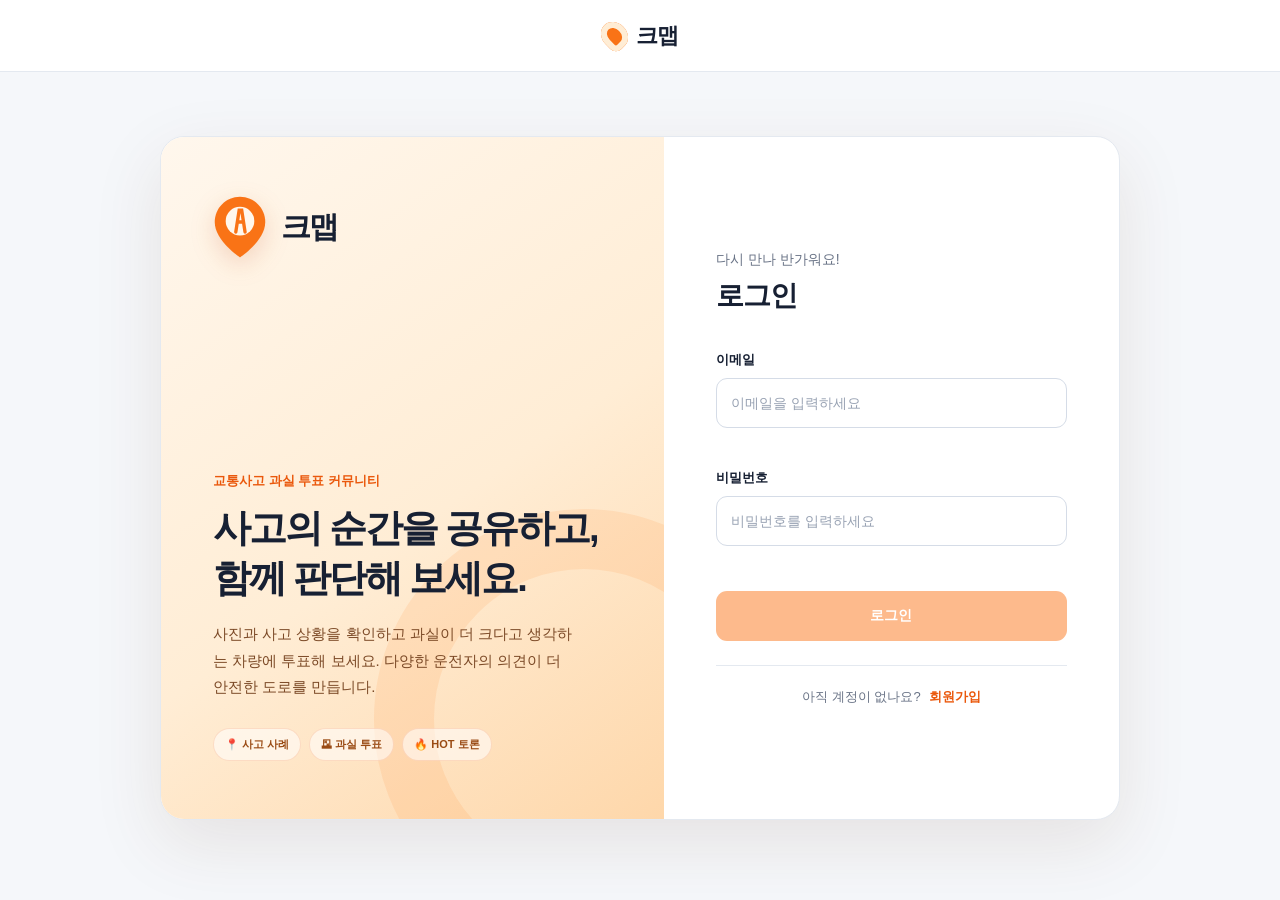
<file: index.html>
<!DOCTYPE html>
<html lang="ko">
<head>
  <meta charset="UTF-8" />
  <meta name="viewport" content="width=device-width, initial-scale=1.0" />
  <title>크맵 - 로그인</title>
  <link rel="stylesheet" href="./css/common.css" />
  <link rel="stylesheet" href="./css/login.css" />
</head>
<body>
  <header class="header">
    <h1 class="header__title">크맵</h1>
  </header>

  <main class="login-page">
    <div class="login-shell">
      <section class="login-brand">
        <div class="brand-logo">
          <svg class="brand-logo__mark" viewBox="0 0 64 76" aria-hidden="true">
            <path fill="#f97316" d="M32 2C15.4 2 2 15.4 2 32c0 22.5 30 42 30 42s30-19.5 30-42C62 15.4 48.6 2 32 2Z"/>
            <circle cx="32" cy="31" r="17" fill="#fff7ed"/>
            <path d="M27 44 31 18h3l4 26M30 32h6" fill="none" stroke="#f97316" stroke-width="4" stroke-linecap="round"/>
          </svg>
          <strong class="brand-logo__name">크맵</strong>
        </div>
        <div class="login-brand__copy">
          <p class="login-brand__eyebrow">교통사고 과실 투표 커뮤니티</p>
          <h2>사고의 순간을 공유하고,<br />함께 판단해 보세요.</h2>
          <p class="login-brand__description">사진과 사고 상황을 확인하고 과실이 더 크다고 생각하는 차량에 투표해 보세요. 다양한 운전자의 의견이 더 안전한 도로를 만듭니다.</p>
          <div class="login-brand__features"><span>📍 사고 사례</span><span>🗳 과실 투표</span><span>🔥 HOT 토론</span></div>
        </div>
      </section>
      <section class="login">
      <p class="login__welcome">다시 만나 반가워요!</p>
      <h2 class="login__title">로그인</h2>

      <form class="login-form" id="loginForm" novalidate>
        <div class="form-group">
          <label for="email" class="form-label">이메일</label>
          <input
            type="email"
            id="email"
            class="form-input"
            placeholder="이메일을 입력하세요"
            autocomplete="email"
          />
          <p class="helper-text" id="emailHelper"></p>
        </div>

        <div class="form-group">
          <label for="password" class="form-label">비밀번호</label>
          <input
            type="password"
            id="password"
            class="form-input"
            placeholder="비밀번호를 입력하세요"
            autocomplete="current-password"
          />
          <p class="helper-text" id="passwordHelper"></p>
        </div>

        <button type="submit" class="login-button" id="loginButton" disabled>
          로그인
        </button>
      </form>

      <div class="signup-area"><span>아직 계정이 없나요?</span><button type="button" class="signup-button" id="signupButton">회원가입</button></div>
    </section>
    </div>
  </main>
<script type = "module"src="./js/login.js"></script>
</body>
</html>
</file>
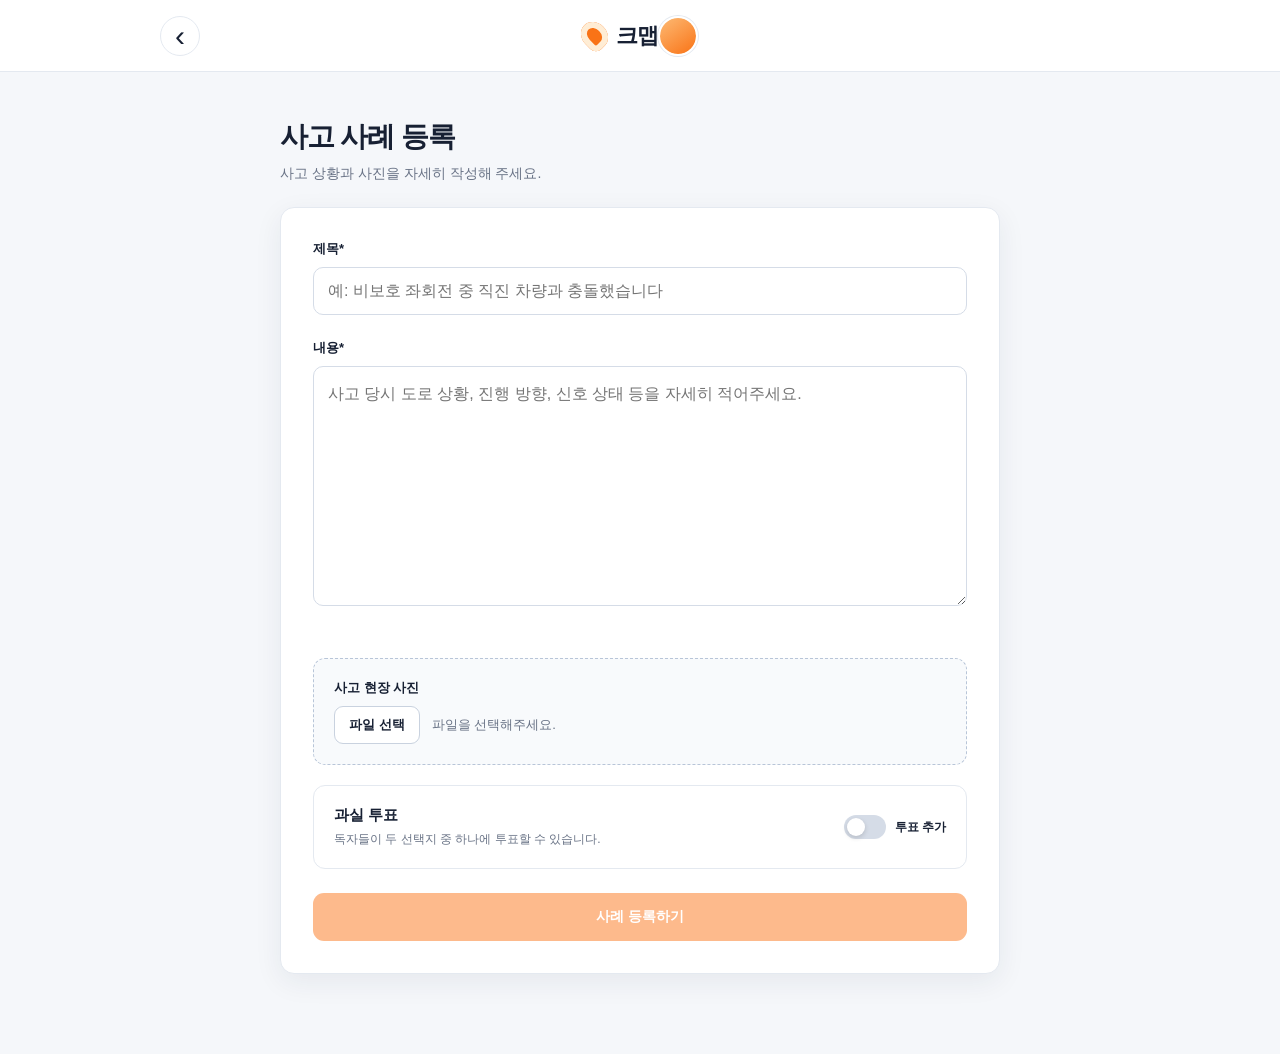
<file: pages/board-create.html>
<!DOCTYPE html>
<html lang="ko">
<head>
  <meta charset="UTF-8" />
  <meta name="viewport" content="width=device-width, initial-scale=1.0" />
  <title>크맵 - 사고 사례 등록</title>

  <link rel="stylesheet" href="../css/common.css" />
  <link rel="stylesheet" href="../css/board-create.css" />
</head>
<body>
  <header class="header">
    <button type="button" class="header__back-button" id="backButton" aria-label="뒤로가기">
      ‹
    </button>

    <h1 class="header__title">크맵</h1>

    <button type="button" class="header__profile-button" id="profileButton" aria-label="프로필 메뉴">
      <span class="header__profile-image"></span>
    </button>
  </header>

  <main class="board-create-page">
    <section class="board-create">
      <h2 class="board-create__title">사고 사례 등록</h2>

      <form class="board-create-form" id="boardCreateForm" novalidate>
        <div class="form-group">
          <label for="title" class="form-label">제목*</label>
          <input
            type="text"
            id="title"
            class="title-input"
            placeholder="예: 비보호 좌회전 중 직진 차량과 충돌했습니다"
            maxlength="26"
          />
        </div>

        <div class="form-group">
          <label for="content" class="form-label">내용*</label>
          <textarea
            id="content"
            class="content-textarea"
            placeholder="사고 당시 도로 상황, 진행 방향, 신호 상태 등을 자세히 적어주세요."
          ></textarea>
          <p class="helper-text" id="formHelper"></p>
        </div>

        <div class="image-upload-group">
          <label for="imageInput" class="form-label">사고 현장 사진</label>

          <div class="image-upload-row">
            <label for="imageInput" class="file-select-button">파일 선택</label>
            <span class="file-name" id="fileName">파일을 선택해주세요.</span>
          </div>

          <input
            type="file"
            id="imageInput"
            class="image-input"
            accept="image/*"
          />
        </div>

        <section class="vote-create-section" aria-labelledby="voteCreateTitle">
          <div class="vote-create-header">
            <div>
              <h3 id="voteCreateTitle">과실 투표</h3>
              <p>독자들이 두 선택지 중 하나에 투표할 수 있습니다.</p>
            </div>
            <label class="vote-toggle">
              <input type="checkbox" id="voteEnabled" />
              <span class="vote-toggle__track" aria-hidden="true"></span>
              <span class="vote-toggle__label">투표 추가</span>
            </label>
          </div>

          <div class="vote-create-fields" id="voteFields" hidden>
            <div class="form-group">
              <label for="voteQuestion" class="form-label">투표 질문*</label>
              <input
                type="text"
                id="voteQuestion"
                class="vote-input"
                placeholder="예: 어느 차량의 과실이 더 크다고 생각하나요?"
                maxlength="80"
                disabled
              />
            </div>
            <div class="vote-option-fields">
              <div class="form-group">
                <label for="voteOptionA" class="form-label"><span class="vote-option-key">A</span> 선택지*</label>
                <input type="text" id="voteOptionA" class="vote-input" placeholder="예: 비보호 좌회전 차량" maxlength="40" disabled />
              </div>
              <div class="form-group">
                <label for="voteOptionB" class="form-label"><span class="vote-option-key">B</span> 선택지*</label>
                <input type="text" id="voteOptionB" class="vote-input" placeholder="예: 맞은편 직진 차량" maxlength="40" disabled />
              </div>
            </div>
            <p class="helper-text" id="voteHelper"></p>
          </div>
        </section>

        <button type="submit" class="submit-button" id="submitButton" disabled>
          사례 등록하기
        </button>
      </form>
    </section>
  </main>

  <script type="module" src="../js/board-create.js"></script>
</body>
</html>
</file>
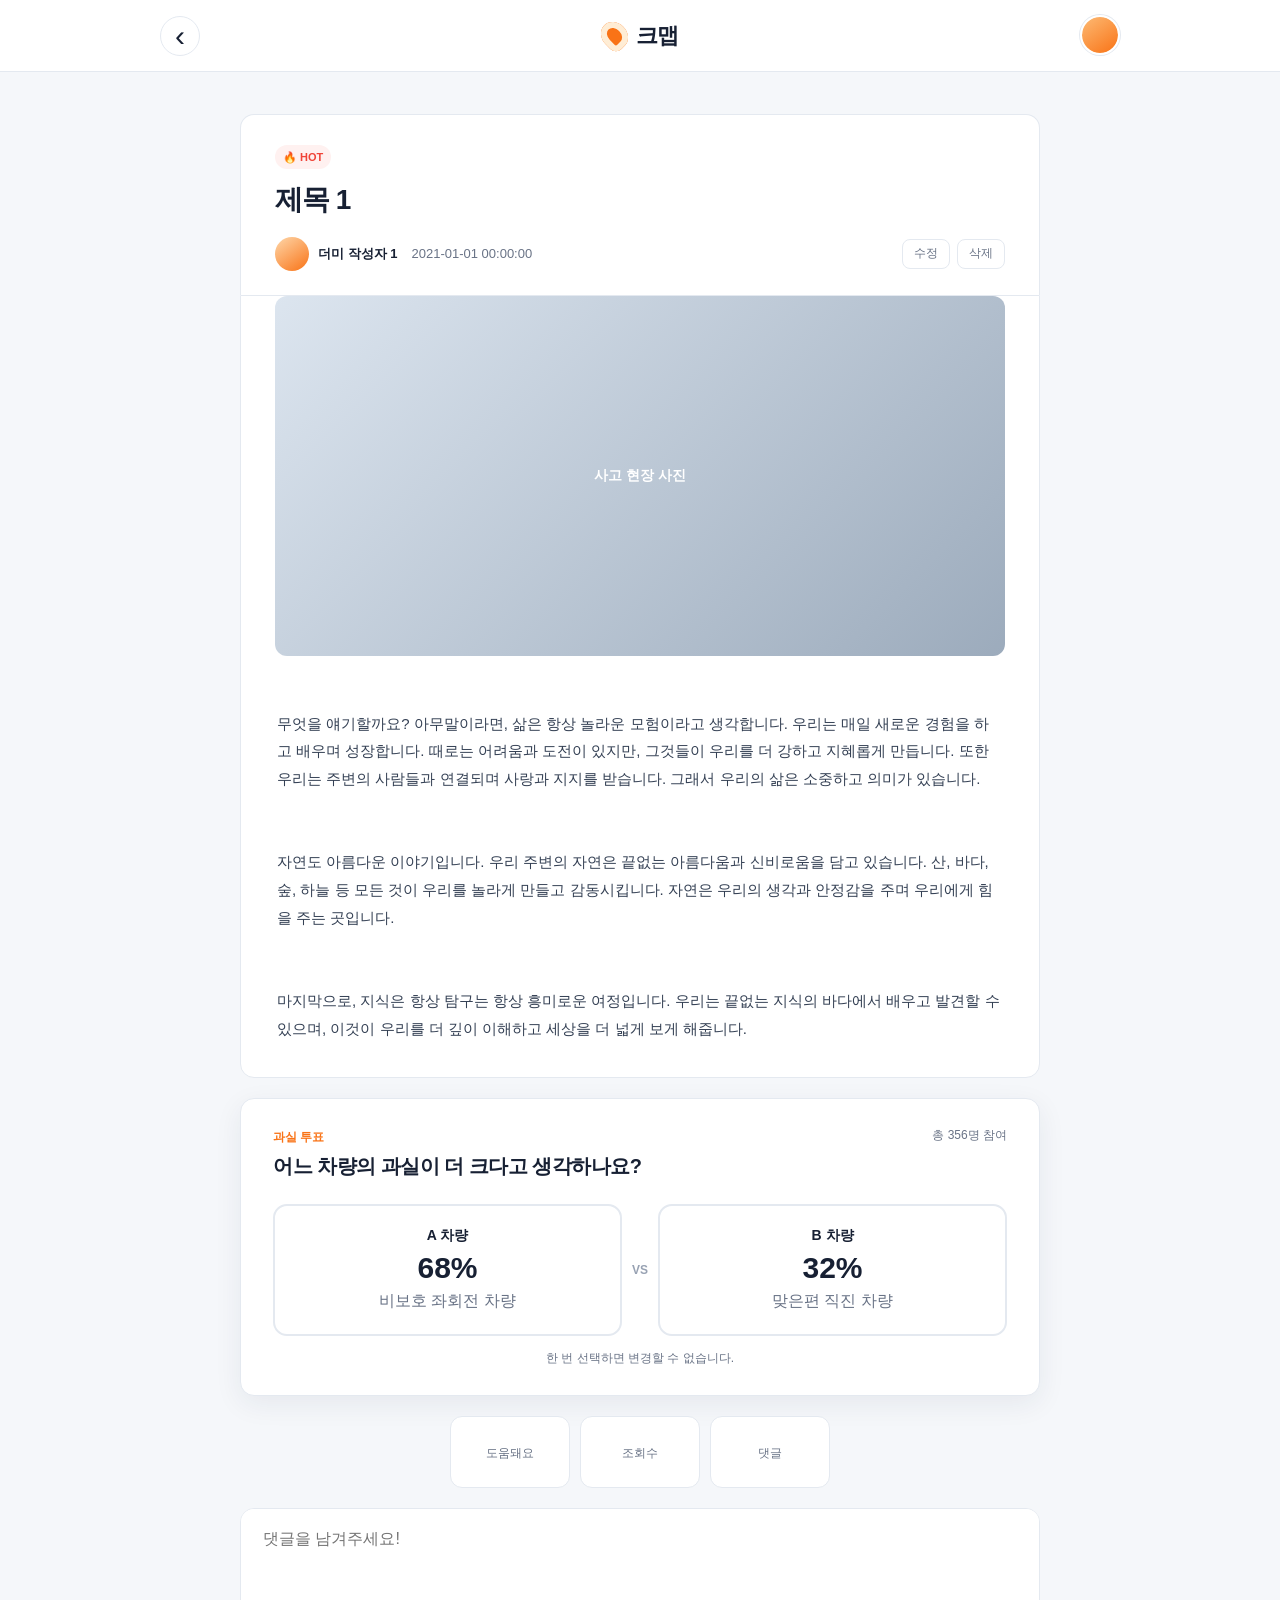
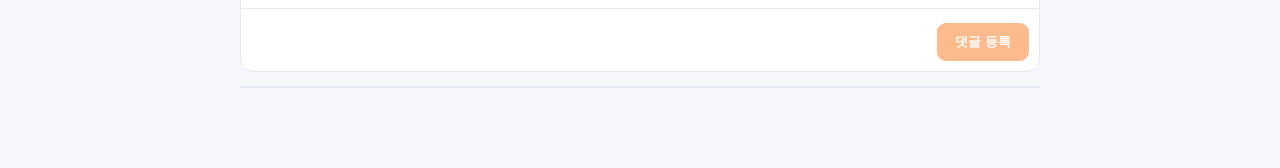
<file: pages/board-detail.html>
<!DOCTYPE html>
<html lang="ko">
<head>
  <meta charset="UTF-8" />
  <meta name="viewport" content="width=device-width, initial-scale=1.0" />
  <title>크맵 - 게시글 상세</title>

  <link rel="stylesheet" href="../css/common.css" />
  <link rel="stylesheet" href="../css/board-detail.css" />
</head>
<body>
<header class="header">
  <button type="button" class="header__back-button" id="backButton" aria-label="목록으로">‹</button>
  <h1 class="header__title">크맵</h1>

  <div class="header__profile">
    <button type="button" class="header__profile-button" id="profileButton" aria-label="프로필 메뉴">
      <span class="header__profile-image"></span>
    </button>

    <div class="profile-dropdown" id="profileDropdown">
      <button type="button" class="profile-dropdown__item" id="editProfileMenu">
        회원정보수정
      </button>
      <button type="button" class="profile-dropdown__item" id="editPasswordMenu">
        비밀번호수정
      </button>
      <button type="button" class="profile-dropdown__item" id="logoutMenu">
        로그아웃
      </button>
    </div>
  </div>
</header>

  <main class="board-detail-page">
    <article class="board-detail">
      <section class="board-header">
        <span class="hot-badge">🔥 HOT</span>
        <h2 class="board-title" id="boardTitle">제목 1</h2>

        <div class="board-meta-row">
          <div class="author">
            <div class="author__image"></div>
            <strong class="author__name" id="boardAuthor">더미 작성자 1</strong>
          </div>

          <time class="board-date" id="boardDate">2021-01-01 00:00:00</time>

          <div class="board-actions">
            <button type="button" class="small-button" id="editBoardButton">수정</button>
            <button type="button" class="small-button" id="deleteBoardButton">삭제</button>
          </div>
        </div>
      </section>

      <section class="board-content">
        <div class="board-image" aria-label="게시글 이미지 영역"></div>

        <p class="board-text" id="boardContent">
          무엇을 얘기할까요? 아무말이라면, 삶은 항상 놀라운 모험이라고 생각합니다. 우리는 매일 새로운 경험을 하고 배우며 성장합니다. 때로는 어려움과 도전이 있지만, 그것들이 우리를 더 강하고 지혜롭게 만듭니다. 또한 우리는 주변의 사람들과 연결되며 사랑과 지지를 받습니다. 그래서 우리의 삶은 소중하고 의미가 있습니다.
          <br />
          자연도 아름다운 이야기입니다. 우리 주변의 자연은 끝없는 아름다움과 신비로움을 담고 있습니다. 산, 바다, 숲, 하늘 등 모든 것이 우리를 놀라게 만들고 감동시킵니다. 자연은 우리의 생각과 안정감을 주며 우리에게 힘을 주는 곳입니다.
          <br />
          마지막으로, 지식은 항상 탐구는 항상 흥미로운 여정입니다. 우리는 끝없는 지식의 바다에서 배우고 발견할 수 있으며, 이것이 우리를 더 깊이 이해하고 세상을 더 넓게 보게 해줍니다.
        </p>
      </section>

      <section class="vote-section" aria-labelledby="voteTitle">
        <div class="vote-section__heading">
          <div><span class="vote-section__eyebrow">과실 투표</span><h3 id="voteTitle">어느 차량의 과실이 더 크다고 생각하나요?</h3></div>
          <span class="vote-section__count" id="voteTotal">총 356명 참여</span>
        </div>
        <div class="vote-options" id="voteOptions">
          <button type="button" class="vote-option vote-option--a" data-vote="A">
            <span class="vote-option__label">A 차량</span><strong id="voteAPercent">68%</strong><span>비보호 좌회전 차량</span>
          </button>
          <span class="vote-versus">VS</span>
          <button type="button" class="vote-option vote-option--b" data-vote="B">
            <span class="vote-option__label">B 차량</span><strong id="voteBPercent">32%</strong><span>맞은편 직진 차량</span>
          </button>
        </div>
        <p class="vote-guide" id="voteGuide">한 번 선택하면 변경할 수 없습니다.</p>
      </section>

      <section class="board-stats">
        <button type="button" class="stat-card stat-card--like" id="likeButton">
          <strong id="likeCount"></strong>
          <span>도움돼요</span>
        </button>

        <div class="stat-card">
          <strong id="viewCount"></strong>
          <span>조회수</span>
        </div>

        <div class="stat-card">
          <strong id="commentCount"></strong>
          <span>댓글</span>
        </div>
      </section>

      <section class="comment-write">
        <textarea
          id="commentTextarea"
          class="comment-textarea"
          placeholder="댓글을 남겨주세요!"
        ></textarea>

        <div class="comment-submit-row">
          <button type="button" class="comment-submit-button" id="commentSubmitButton" disabled>
            댓글 등록
          </button>
        </div>
      </section>

      <section class="comment-list" id="commentList" aria-label="댓글 목록">
        <!-- JS에서 댓글 렌더링 -->
      </section>
    </article>
  </main>

  <div class="modal-backdrop" id="boardDeleteModal" aria-hidden="true">
    <div class="modal">
      <h3 class="modal__title">게시글을 삭제하시겠습니까?</h3>
      <p class="modal__description">삭제한 내용은 복구 할 수 없습니다.</p>

      <div class="modal__actions">
        <button type="button" class="modal-button modal-button--cancel" id="cancelBoardDeleteButton">
          취소
        </button>
        <button type="button" class="modal-button modal-button--confirm" id="confirmBoardDeleteButton">
          확인
        </button>
      </div>
    </div>
  </div>

  <div class="modal-backdrop" id="commentDeleteModal" aria-hidden="true">
    <div class="modal">
      <h3 class="modal__title">댓글을 삭제하시겠습니까?</h3>
      <p class="modal__description">삭제한 내용은 복구 할 수 없습니다.</p>

      <div class="modal__actions">
        <button type="button" class="modal-button modal-button--cancel" id="cancelCommentDeleteButton">
          취소
        </button>
        <button type="button" class="modal-button modal-button--confirm" id="confirmCommentDeleteButton">
          확인
        </button>
      </div>
    </div>
  </div>

  <script type="module" src="../js/board-detail.js"></script>
  <script type="module" src="../js/profile-dropdown.js"></script>
</body>
</html>
</file>
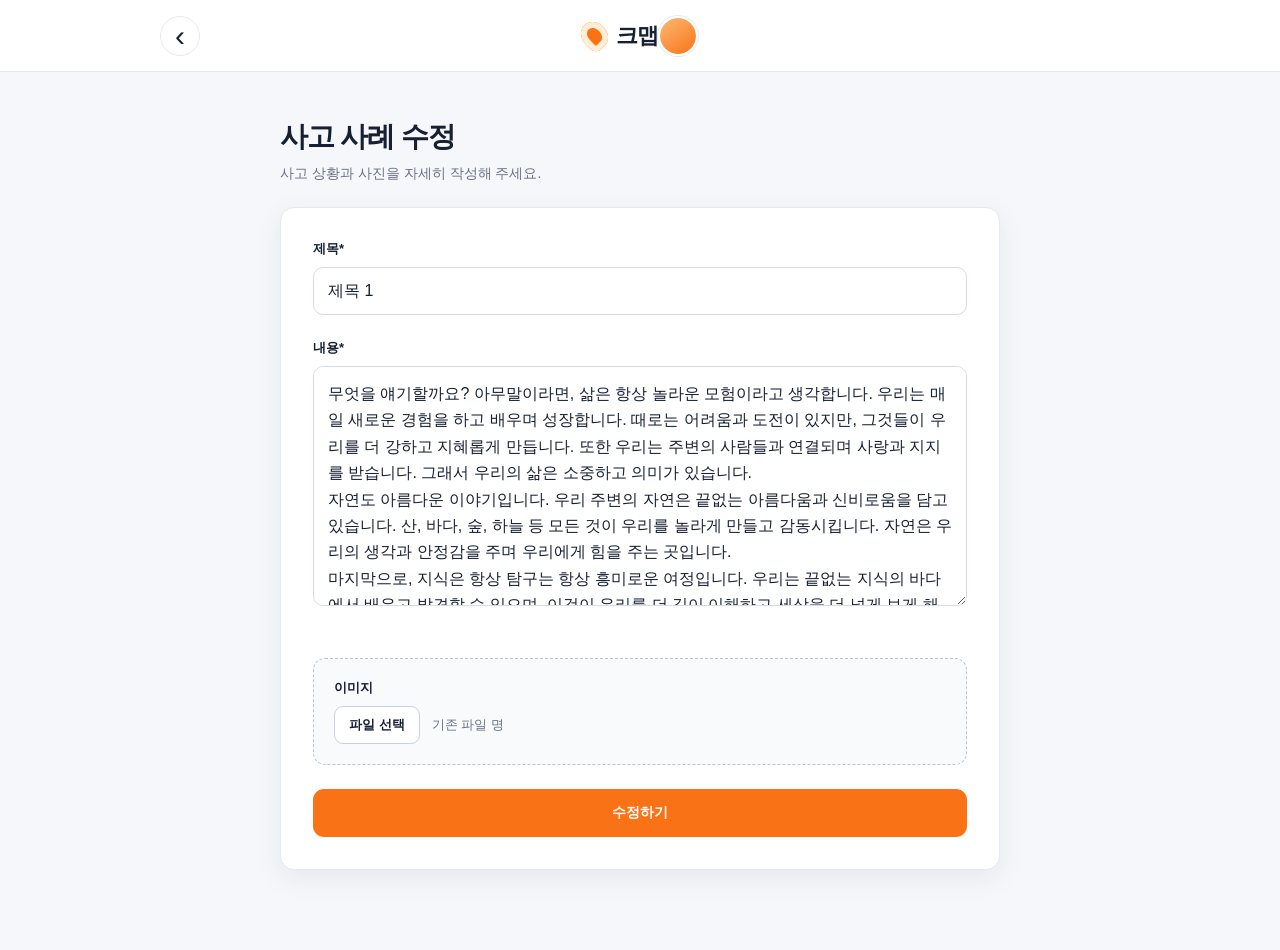
<file: pages/board-edit.html>
<!DOCTYPE html>
<html lang="ko">
<head>
  <meta charset="UTF-8" />
  <meta name="viewport" content="width=device-width, initial-scale=1.0" />
  <title>크맵 - 사고 사례 수정</title>

  <link rel="stylesheet" href="../css/common.css" />
  <link rel="stylesheet" href="../css/board-edit.css" />
</head>
<body>
  <header class="header">
    <button type="button" class="header__back-button" id="backButton" aria-label="뒤로가기">
      ‹
    </button>

    <h1 class="header__title">크맵</h1>

    <button type="button" class="header__profile-button" id="profileButton" aria-label="프로필 메뉴">
      <span class="header__profile-image"></span>
    </button>
  </header>

  <main class="board-edit-page">
    <section class="board-edit">
      <h2 class="board-edit__title">사고 사례 수정</h2>

      <form class="board-edit-form" id="boardEditForm" novalidate>
        <div class="form-group">
          <label for="title" class="form-label">제목*</label>
          <input
            type="text"
            id="title"
            class="title-input"
            value="제목 1"
            maxlength="26"
          />
        </div>

        <div class="form-group">
          <label for="content" class="form-label">내용*</label>
          <textarea id="content" class="content-textarea">무엇을 얘기할까요? 아무말이라면, 삶은 항상 놀라운 모험이라고 생각합니다. 우리는 매일 새로운 경험을 하고 배우며 성장합니다. 때로는 어려움과 도전이 있지만, 그것들이 우리를 더 강하고 지혜롭게 만듭니다. 또한 우리는 주변의 사람들과 연결되며 사랑과 지지를 받습니다. 그래서 우리의 삶은 소중하고 의미가 있습니다.
자연도 아름다운 이야기입니다. 우리 주변의 자연은 끝없는 아름다움과 신비로움을 담고 있습니다. 산, 바다, 숲, 하늘 등 모든 것이 우리를 놀라게 만들고 감동시킵니다. 자연은 우리의 생각과 안정감을 주며 우리에게 힘을 주는 곳입니다.
마지막으로, 지식은 항상 탐구는 항상 흥미로운 여정입니다. 우리는 끝없는 지식의 바다에서 배우고 발견할 수 있으며, 이것이 우리를 더 깊이 이해하고 세상을 더 넓게 보게 해줍니다.</textarea>

          <p class="helper-text" id="formHelper"></p>
        </div>

        <div class="image-upload-group">
          <label for="imageInput" class="form-label">이미지</label>

          <div class="image-upload-row">
            <label for="imageInput" class="file-select-button">파일 선택</label>
            <span class="file-name" id="fileName">기존 파일 명</span>
          </div>

          <input
            type="file"
            id="imageInput"
            class="image-input"
            accept="image/*"
          />
        </div>

        <button type="submit" class="submit-button is-active" id="submitButton">
          수정하기
        </button>
      </form>
    </section>
  </main>

  <script type="module" src="../js/board-edit.js"></script>
</body>
</html>
</file>
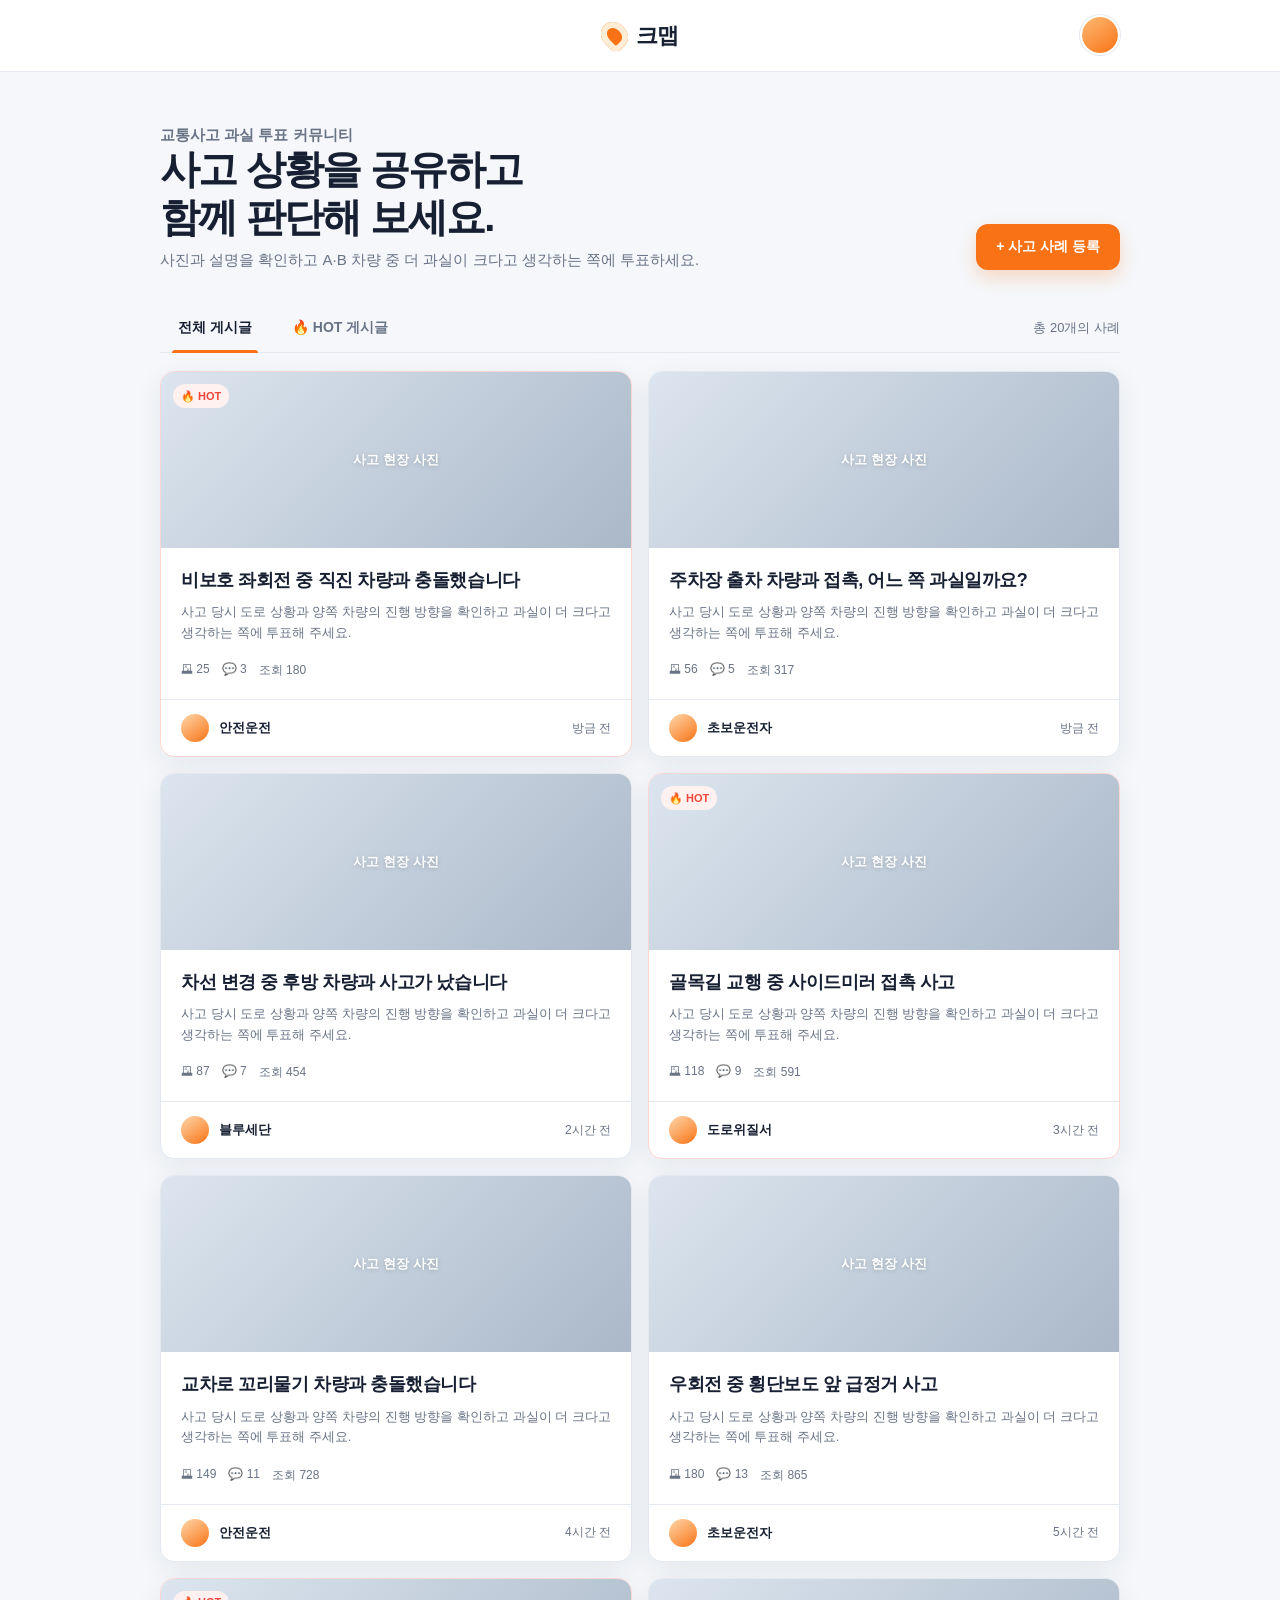
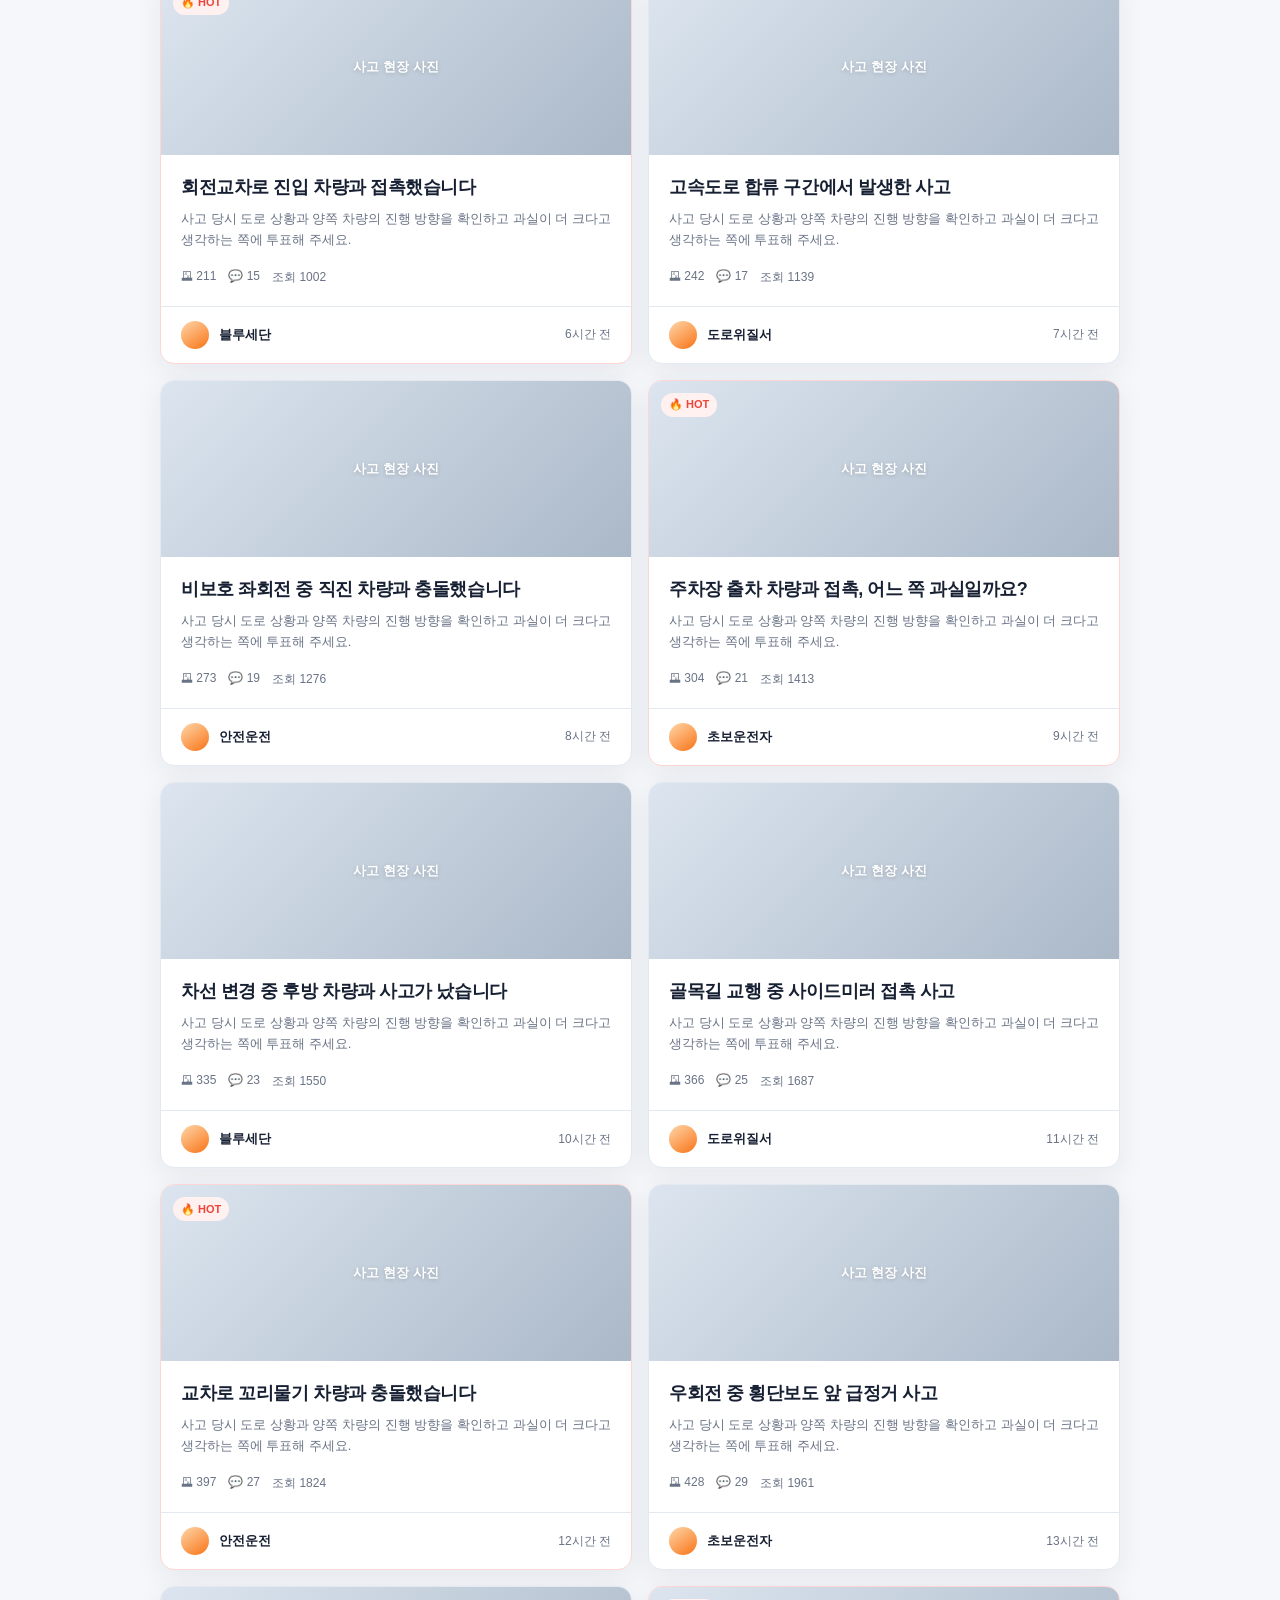
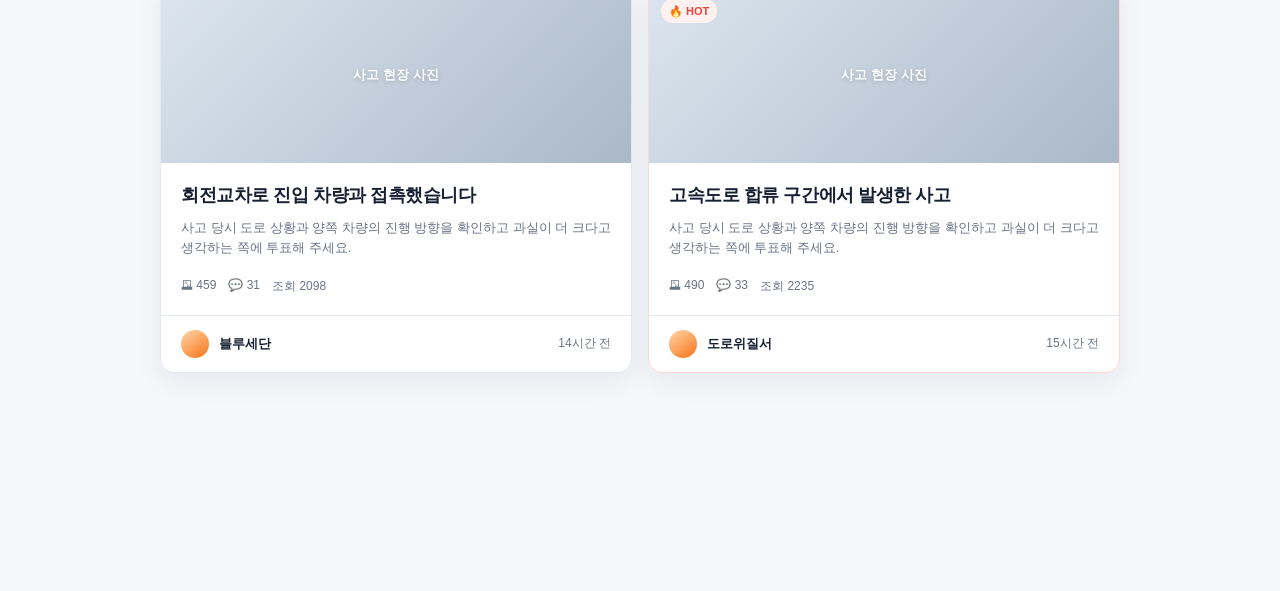
<file: pages/boards.html>
<!DOCTYPE html>
<html lang="ko">
<head>
  <meta charset="UTF-8" />
  <meta name="viewport" content="width=device-width, initial-scale=1.0" />
  <title>크맵 - 게시글 목록</title>

  <link rel="stylesheet" href="../css/common.css" />
  <link rel="stylesheet" href="../css/boards.css" />
</head>
<body>
<header class="header">
    <h1 class="header__title">크맵</h1>

  <div class="header__profile">
    <button type="button" class="header__profile-button" id="profileButton" aria-label="프로필 메뉴">
      <span class="header__profile-image"></span>
    </button>

    <div class="profile-dropdown" id="profileDropdown">
      <button type="button" class="profile-dropdown__item" id="editProfileMenu">
        회원정보수정
      </button>
      <button type="button" class="profile-dropdown__item" id="editPasswordMenu">
        비밀번호수정
      </button>
      <button type="button" class="profile-dropdown__item" id="logoutMenu">
        로그아웃
      </button>
    </div>
  </div>
</header>

  <main class="boards-page">
    <section class="boards">
      <div class="boards__hero">
        <div class="boards__intro">
          <p class="boards__eyebrow">교통사고 과실 투표 커뮤니티</p>
          <h2>사고 상황을 공유하고<br />함께 판단해 보세요.</h2>
          <p>사진과 설명을 확인하고 A·B 차량 중 더 과실이 크다고 생각하는 쪽에 투표하세요.</p>
        </div>
        <button type="button" class="write-button" id="writeButton">
          + 사고 사례 등록
        </button>
      </div>

      <div class="board-toolbar">
        <div class="board-tabs" role="tablist" aria-label="게시글 필터">
          <button class="board-tab is-active" type="button" role="tab" aria-selected="true" data-filter="all">전체 게시글</button>
          <button class="board-tab" type="button" role="tab" aria-selected="false" data-filter="hot">🔥 HOT 게시글</button>
        </div>
        <span class="board-count" id="boardCount"></span>
      </div>

      <section class="board-list" id="boardList" aria-label="게시글 목록">
        <!-- JS에서 게시글 카드 렌더링 -->
      </section>

      <div class="loading" id="loading">게시글을 불러오는 중...</div>
    </section>
  </main>

  <script type="module" src="../js/profile-dropdown.js"></script>
  <script type="module" src="../js/boards.js"></script>
</body>
</html>
</file>
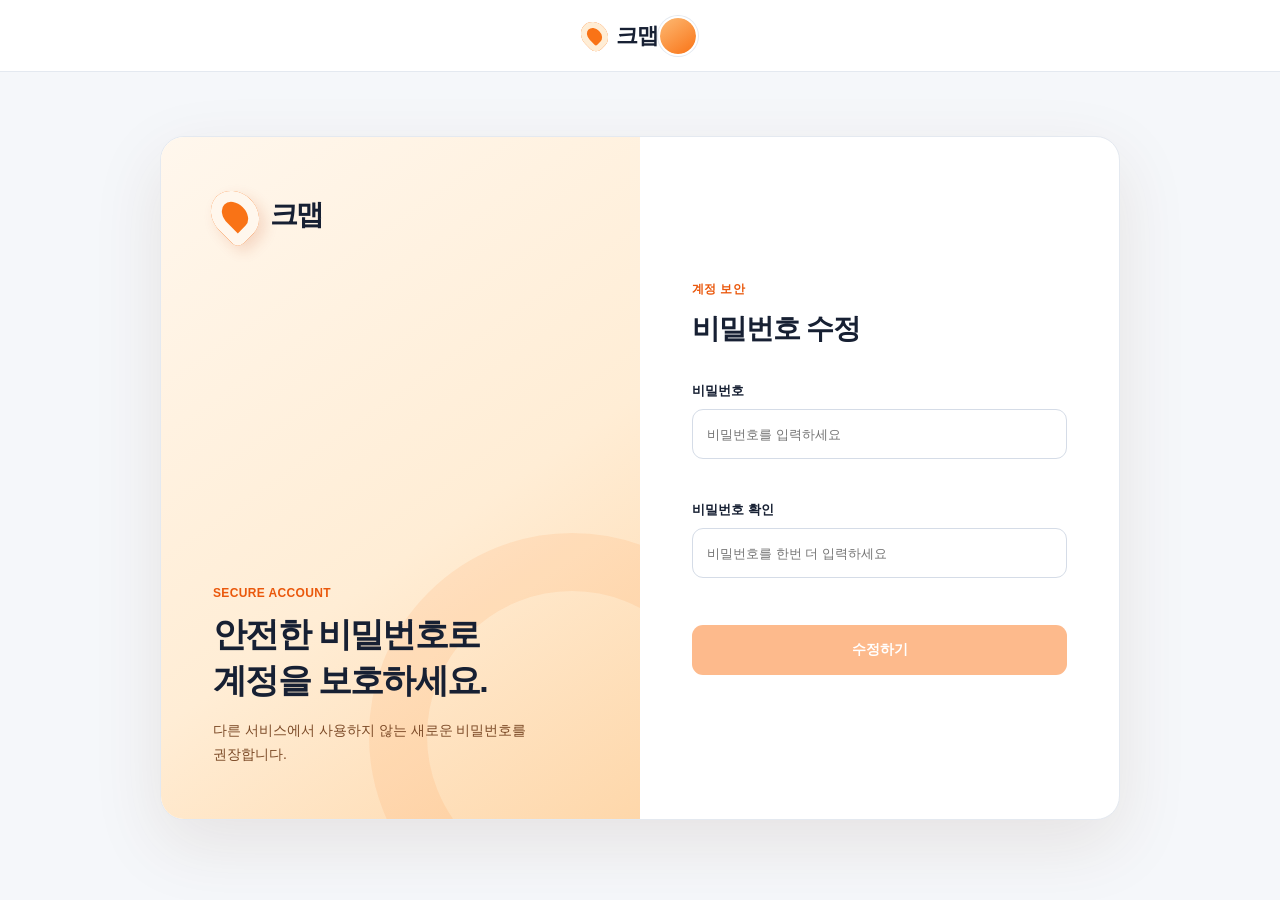
<file: pages/edit-password.html>
<!DOCTYPE html>
<html lang="ko">
<head>
  <meta charset="UTF-8" />
  <meta name="viewport" content="width=device-width, initial-scale=1.0" />
  <title>크맵 - 비밀번호 수정</title>

  <link rel="stylesheet" href="../css/common.css" />
  <link rel="stylesheet" href="../css/edit-password.css" />
</head>
<body>
  <header class="header">
    <h1 class="header__title">크맵</h1>

    <button type="button" class="header__profile-button" id="profileButton" aria-label="프로필 메뉴">
      <span class="header__profile-image"></span>
    </button>
  </header>

  <main class="edit-password-page">
    <div class="account-shell">
      <aside class="account-brand">
        <div class="account-brand__logo"><span class="account-brand__mark"></span><strong>크맵</strong></div>
        <div><p class="account-brand__eyebrow">SECURE ACCOUNT</p><h2>안전한 비밀번호로<br />계정을 보호하세요.</h2><p>다른 서비스에서 사용하지 않는 새로운 비밀번호를 권장합니다.</p></div>
      </aside>
    <section class="edit-password">
      <p class="account-form__eyebrow">계정 보안</p>
      <h2 class="edit-password__title">비밀번호 수정</h2>

      <form class="edit-password-form" id="editPasswordForm" novalidate>
        <div class="form-group">
          <label for="password" class="form-label">비밀번호</label>
          <input
            type="password"
            id="password"
            class="form-input"
            placeholder="비밀번호를 입력하세요"
            autocomplete="new-password"
          />
          <p class="helper-text" id="passwordHelper"></p>
        </div>

        <div class="form-group">
          <label for="passwordConfirm" class="form-label">비밀번호 확인</label>
          <input
            type="password"
            id="passwordConfirm"
            class="form-input"
            placeholder="비밀번호를 한번 더 입력하세요"
            autocomplete="new-password"
          />
          <p class="helper-text" id="passwordConfirmHelper"></p>
        </div>

        <button type="submit" class="submit-button" id="submitButton" disabled>
          수정하기
        </button>
      </form>

      <p class="toast-message" id="toastMessage">수정 완료</p>
    </section>
    </div>
  </main>

  <script type="module" src="../js/edit-password.js"></script>
</body>
</html>
</file>
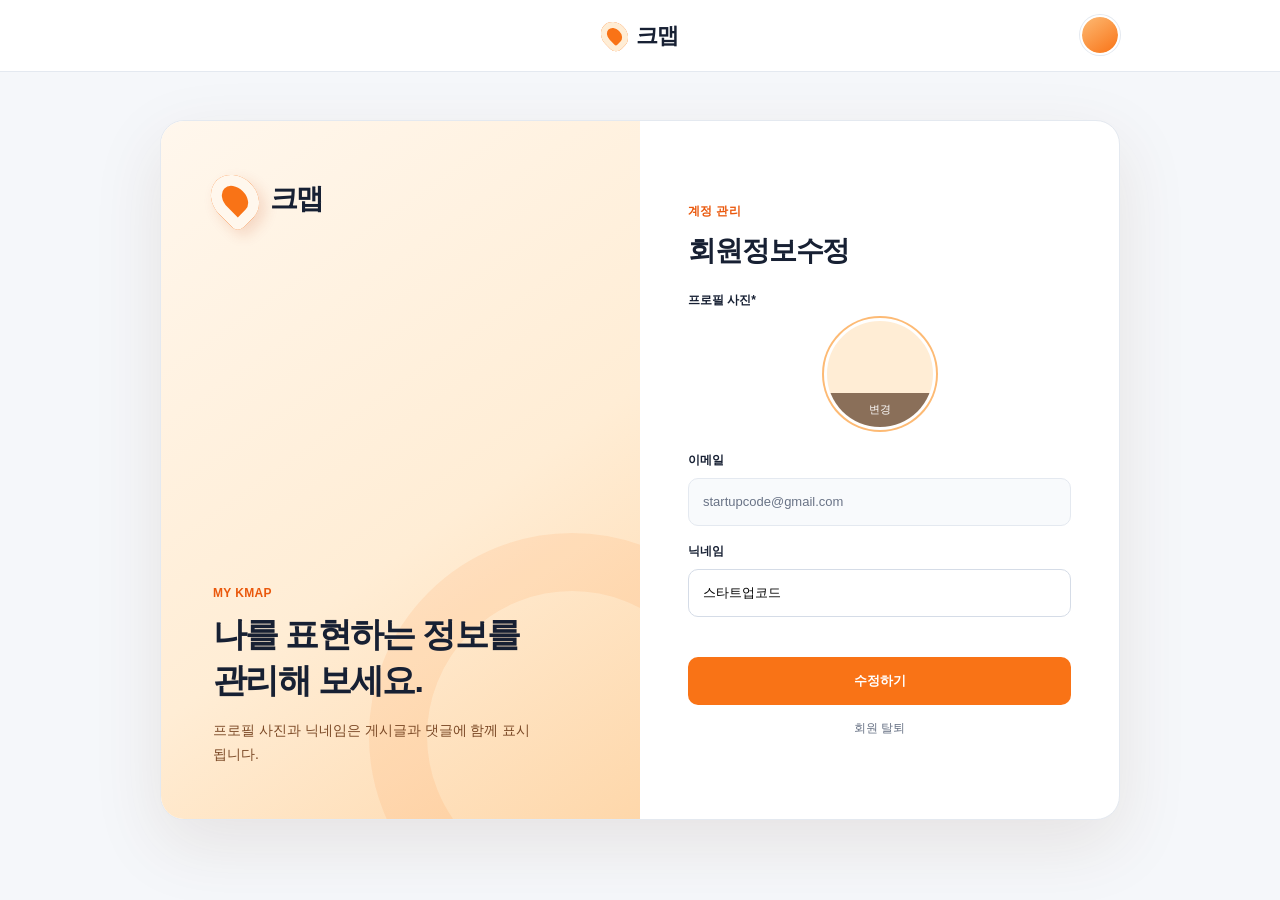
<file: pages/edit-profile.html>
<!DOCTYPE html>
<html lang="ko">
<head>
  <meta charset="UTF-8" />
  <meta name="viewport" content="width=device-width, initial-scale=1.0" />
  <title>크맵 - 회원정보수정</title>

  <link rel="stylesheet" href="../css/common.css" />
  <link rel="stylesheet" href="../css/edit-profile.css" />
</head>
<body>
  <header class="header">
    <h1 class="header__title">크맵</h1>

    <div class="profile-menu-wrapper">
      <button type="button" class="header__profile-button" id="profileButton" aria-label="프로필 메뉴">
        <span class="header__profile-image"></span>
      </button>

      <nav class="profile-dropdown" id="profileDropdown">
        <button type="button" class="profile-dropdown__item" id="editProfileMenu">
          회원정보수정
        </button>
        <button type="button" class="profile-dropdown__item" id="editPasswordMenu">
          비밀번호수정
        </button>
        <button type="button" class="profile-dropdown__item" id="logoutMenu">
          로그아웃
        </button>
      </nav>
    </div>
  </header>

  <main class="edit-profile-page">
    <div class="account-shell">
      <aside class="account-brand">
        <div class="account-brand__logo"><span class="account-brand__mark"></span><strong>크맵</strong></div>
        <div><p class="account-brand__eyebrow">MY KMAP</p><h2>나를 표현하는 정보를<br />관리해 보세요.</h2><p>프로필 사진과 닉네임은 게시글과 댓글에 함께 표시됩니다.</p></div>
      </aside>
    <section class="edit-profile">
      <p class="account-form__eyebrow">계정 관리</p>
      <h2 class="edit-profile__title">회원정보수정</h2>

      <form class="edit-profile-form" id="editProfileForm" novalidate>
        <div class="profile-image-section">
          <label class="form-label">프로필 사진*</label>

          <label for="profileImageInput" class="profile-image-box" id="profileImageBox">
            <img
              alt="프로필 이미지"
              class="profile-preview"
              id="profilePreview"
            />
            <span class="profile-image-overlay">변경</span>
          </label>

          <input
            type="file"
            id="profileImageInput"
            class="profile-image-input"
            accept="image/*"
          />
        </div>

        <div class="form-area">
          <div class="form-group">
            <label class="form-label">이메일</label>
            <p class="email-text" id="emailText">startupcode@gmail.com</p>
          </div>

          <div class="form-group">
            <label for="nickname" class="form-label">닉네임</label>
            <input
              type="text"
              id="nickname"
              class="nickname-input"
              value="스타트업코드"
              maxlength="10"
            />
            <p class="helper-text" id="nicknameHelper"></p>
          </div>

          <button type="submit" class="edit-button" id="editButton">
            수정하기
          </button>
        </div>
      </form>

      <button type="button" class="withdraw-button" id="withdrawButton">
        회원 탈퇴
      </button>

      <p class="toast-message" id="toastMessage">수정완료</p>
    </section>
    </div>
  </main>

  <div class="modal-backdrop" id="withdrawModal" aria-hidden="true">
    <div class="modal">
      <h3 class="modal__title">회원탈퇴 하시겠습니까?</h3>
      <p class="modal__description">작성된 게시글과 댓글은 삭제됩니다.</p>

      <div class="modal__actions">
        <button type="button" class="modal-button modal-button--cancel" id="cancelWithdrawButton">
          취소
        </button>
        <button type="button" class="modal-button modal-button--confirm" id="confirmWithdrawButton">
          확인
        </button>
      </div>
    </div>
  </div>
  <script type="module" src="../js/edit-profile.js"></script>
</body>
</html>
</file>
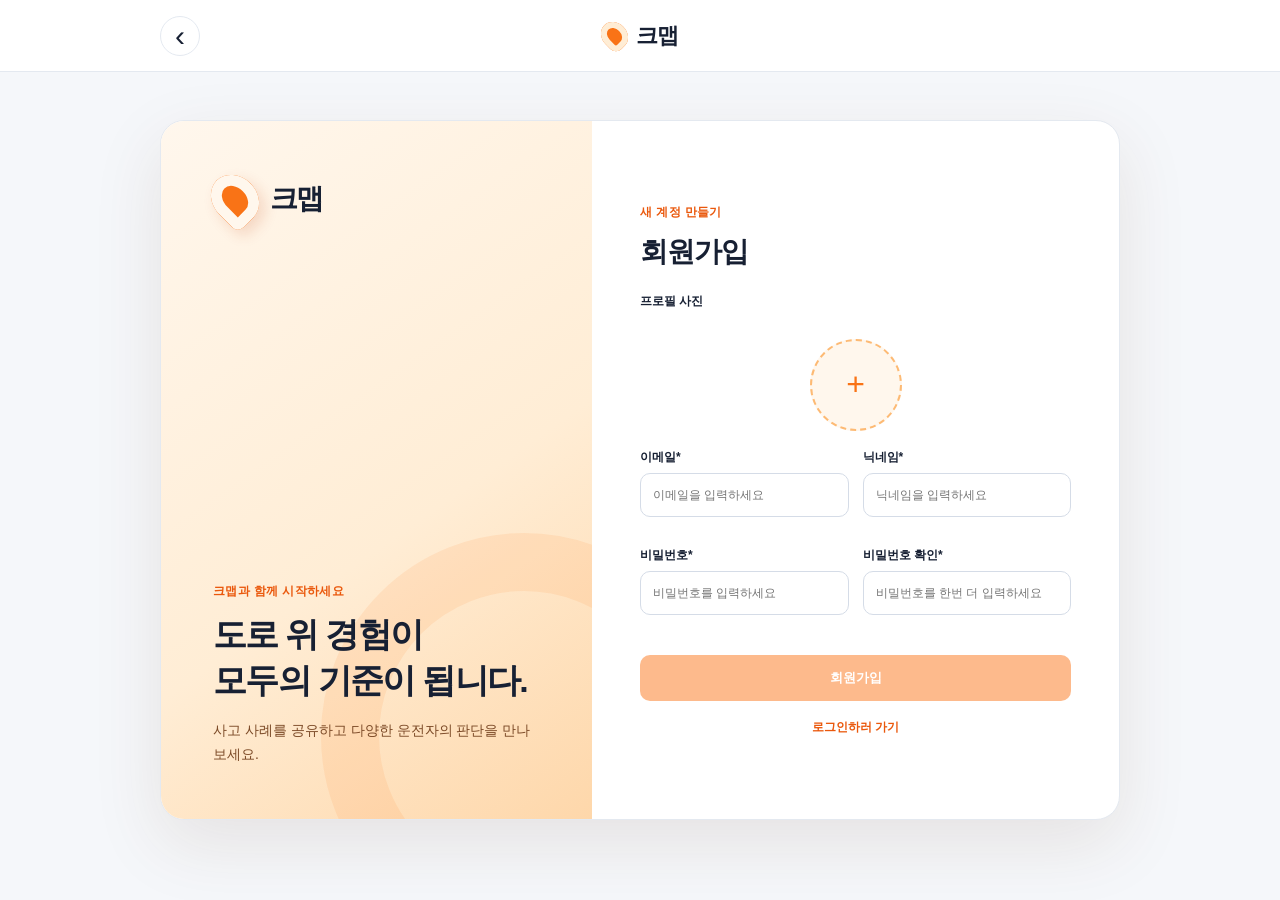
<file: pages/signup.html>
<!DOCTYPE html>
<html lang="ko">
<head>
  <meta charset="UTF-8" />
  <meta name="viewport" content="width=device-width, initial-scale=1.0" />
  <title>크맵 - 회원가입</title>

  <link rel="stylesheet" href="../css/common.css" />
  <link rel="stylesheet" href="../css/signup.css" />
</head>
<body>
  <header class="header">
    <button type="button" class="header__back-button" id="backButton" aria-label="뒤로가기">
      ‹
    </button>
    <h1 class="header__title">크맵</h1>
  </header>

  <main class="signup-page">
    <div class="account-shell account-shell--signup">
      <aside class="account-brand">
        <div class="account-brand__logo"><span class="account-brand__mark"></span><strong>크맵</strong></div>
        <div><p class="account-brand__eyebrow">크맵과 함께 시작하세요</p><h2>도로 위 경험이<br />모두의 기준이 됩니다.</h2><p>사고 사례를 공유하고 다양한 운전자의 판단을 만나보세요.</p></div>
      </aside>
    <section class="signup">
      <p class="account-form__eyebrow">새 계정 만들기</p>
      <h2 class="signup__title">회원가입</h2>

      <form class="signup-form" id="signupForm" novalidate>
        <div class="profile-section">
          <label class="form-label">프로필 사진</label>
          <p class="helper-text profile-helper" id="profileHelper"></p>

          <label for="profileImageInput" class="profile-uploader" id="profileUploader">
            <span class="profile-uploader__plus" id="profilePlus">+</span>
            <img class="profile-uploader__image" id="profilePreview" alt="프로필 미리보기" />
          </label>

          <input
            type="file"
            id="profileImageInput"
            class="profile-input"
            accept="image/*"
          />
        </div>

        <div class="form-group">
          <label for="email" class="form-label">이메일*</label>
          <input
            type="email"
            id="email"
            class="form-input"
            placeholder="이메일을 입력하세요"
            autocomplete="email"
          />
          <p class="helper-text" id="emailHelper"></p>
        </div>

        <div class="form-group">
          <label for="nickname" class="form-label">닉네임*</label>
          <input
            type="text"
            id="nickname"
            class="form-input"
            placeholder="닉네임을 입력하세요"
            autocomplete="nickname"
          />
          <p class="helper-text" id="nicknameHelper"></p>
        </div>

        <div class="form-group">
          <label for="password" class="form-label">비밀번호*</label>
          <input
            type="password"
            id="password"
            class="form-input"
            placeholder="비밀번호를 입력하세요"
            autocomplete="new-password"
          />
          <p class="helper-text" id="passwordHelper"></p>
        </div>

        <div class="form-group">
          <label for="passwordConfirm" class="form-label">비밀번호 확인*</label>
          <input
            type="password"
            id="passwordConfirm"
            class="form-input"
            placeholder="비밀번호를 한번 더 입력하세요"
            autocomplete="new-password"
          />
          <p class="helper-text" id="passwordConfirmHelper"></p>
        </div>

        <button type="submit" class="signup-button" id="signupButton" disabled>
          회원가입
        </button>
      </form>

      <button type="button" class="login-link-button" id="loginLinkButton">
        로그인하러 가기
      </button>
    </section>
    </div>
  </main>

  <script type="module" src="../js/signup.js"></script>
</body>
</html>
</file>
<file: css/common.css>
:root {
  --color-background: #f5f7fa;
  --color-surface: #ffffff;
  --color-text: #172033;
  --color-muted: #697386;
  --color-line: #e4e9f0;
  --color-primary: #f97316;
  --color-primary-dark: #ea580c;
  --color-primary-soft: #fff7ed;
  --color-helper: #dc2626;
  --color-hot: #f04438;
  --color-button-disabled: #fdba8c;
  --color-button-active: var(--color-primary);
  --color-button-text: #ffffff;
  --font-main: Pretendard, "Noto Sans KR", -apple-system, BlinkMacSystemFont, "Segoe UI", sans-serif;
  --header-height: 72px;
  --content-width: 960px;
  --radius-sm: 8px;
  --radius-md: 14px;
  --radius-lg: 20px;
  --shadow-card: 0 8px 28px rgba(30, 45, 70, 0.07);
}

* { box-sizing: border-box; }
html { color-scheme: light; }
body {
  margin: 0;
  min-height: 100vh;
  background: var(--color-background);
  color: var(--color-text);
  font-family: var(--font-main);
  -webkit-font-smoothing: antialiased;
}
button, input, textarea { font: inherit; }
button { cursor: pointer; }
button:focus-visible, input:focus-visible, textarea:focus-visible {
  outline: 3px solid rgba(249, 115, 22, .2);
  outline-offset: 2px;
}

.header {
  position: sticky;
  top: 0;
  z-index: 50;
  height: var(--header-height);
  border-bottom: 1px solid var(--color-line);
  background: rgba(255,255,255,.94);
  backdrop-filter: blur(12px);
  display: flex;
  justify-content: center;
  align-items: center;
}
.header__title { margin: 0; font-size: 22px; font-weight: 800; letter-spacing: -.04em; }
.header__title { display: flex; align-items: center; gap: 9px; }
.header__title::before {
  content: ""; width: 25px; height: 29px; display: inline-block;
  background: var(--color-primary); border-radius: 50% 50% 50% 8px; transform: rotate(-45deg);
  box-shadow: inset 0 0 0 6px #ffedd5;
}
.header__back-button {
  position: absolute; left: max(24px, calc(50% - 480px)); top: 50%; transform: translateY(-50%);
  width: 40px; height: 40px; border: 1px solid var(--color-line); border-radius: 50%;
  background: #fff; color: var(--color-text); font-size: 30px; line-height: 30px; padding: 0;
}
.header__profile, .profile-menu-wrapper {
  position: absolute; right: max(24px, calc(50% - 480px)); left: auto; top: 50%; transform: translateY(-50%);
}
.header__profile-button {
  width: 40px; height: 40px; padding: 0; border: 2px solid #fff; border-radius: 50%;
  background: #ffedd5; overflow: hidden; box-shadow: 0 0 0 1px var(--color-line);
}
.header__profile-image { display: block; width: 100%; height: 100%; border-radius: 50%; background: linear-gradient(145deg,#fdba74,#f97316); }
.profile-dropdown {
  position: absolute; top: 48px; right: 0; width: 148px; padding: 6px;
  background: #fff; border: 1px solid var(--color-line); border-radius: 12px;
  box-shadow: 0 16px 35px rgba(17,24,39,.14); display: none; z-index: 100;
}
.profile-dropdown.is-open { display: block; }
.profile-dropdown__item {
  width: 100%; height: 38px; border: 0; border-radius: 8px; background: #fff;
  color: var(--color-text); font-size: 13px; text-align: left; padding: 0 12px;
}
.profile-dropdown__item:hover { background: var(--color-background); }
.hot-badge {
  display: inline-flex; align-items: center; gap: 3px; height: 24px; padding: 0 8px;
  border-radius: 999px; background: #fff1f0; color: var(--color-hot); font-size: 11px; font-weight: 800;
}

.account-shell{width:min(100%,960px);display:grid;grid-template-columns:1fr 1fr;background:#fff;border:1px solid var(--color-line);border-radius:24px;box-shadow:0 24px 70px rgba(96,50,16,.1);overflow:hidden}.account-brand{position:relative;min-height:590px;padding:52px;background:linear-gradient(145deg,#fff7ed,#ffedd5 58%,#fed7aa);display:flex;flex-direction:column;justify-content:space-between;overflow:hidden}.account-brand::after{content:"";position:absolute;width:290px;height:290px;right:-135px;bottom:-120px;border:58px solid rgba(249,115,22,.1);border-radius:50%}.account-brand__logo{display:flex;align-items:center;gap:13px;font-size:28px;letter-spacing:-.06em}.account-brand__mark{width:44px;height:52px;background:var(--color-primary);border-radius:50% 50% 50% 8px;transform:rotate(-45deg);box-shadow:inset 0 0 0 11px #fff7ed,0 8px 14px rgba(194,65,12,.16)}.account-brand>div:last-child{position:relative;z-index:1}.account-brand__eyebrow,.account-form__eyebrow{margin:0 0 12px;color:var(--color-primary-dark);font-size:12px;font-weight:900;letter-spacing:.03em}.account-brand h2{margin:0 0 16px;font-size:34px;line-height:1.35;letter-spacing:-.05em}.account-brand p:last-child{max-width:330px;margin:0;color:#7c4a27;font-size:14px;line-height:1.7}

@media (max-width: 720px) {
  :root { --header-height: 64px; }
  .header__title { font-size: 18px; }
  .header__back-button { left: 14px; width: 36px; height: 36px; }
  .header__profile, .profile-menu-wrapper, .header > .header__profile-button { right: 14px; left: auto; }
  .account-shell{grid-template-columns:1fr}.account-brand{min-height:210px;padding:28px 26px}.account-brand h2{font-size:27px}.account-brand p:last-child{display:none}.account-brand__logo{font-size:24px}.account-brand__mark{width:34px;height:40px;box-shadow:inset 0 0 0 8px #fff7ed}.account-brand>div:last-child{margin-top:32px}
}
</file>
<file: css/login.css>
.login-page{min-height:calc(100vh - var(--header-height));padding:64px 24px 80px;display:flex;justify-content:center}.login-shell{width:min(100%,960px);display:grid;grid-template-columns:1.05fr .95fr;background:#fff;border:1px solid var(--color-line);border-radius:24px;box-shadow:0 24px 70px rgba(96,50,16,.1);overflow:hidden}.login-brand{position:relative;min-height:590px;padding:58px 52px;background:linear-gradient(145deg,#fff7ed 0%,#ffedd5 55%,#fed7aa 100%);display:flex;flex-direction:column;justify-content:space-between;overflow:hidden}.login-brand::after{content:"";position:absolute;width:300px;height:300px;right:-130px;bottom:-110px;border:60px solid rgba(249,115,22,.11);border-radius:50%}.brand-logo{display:flex;align-items:center;gap:14px}.brand-logo__mark{width:54px;height:64px;filter:drop-shadow(0 8px 12px rgba(194,65,12,.18))}.brand-logo__name{font-size:30px;font-weight:900;letter-spacing:-.06em}.login-brand__copy{position:relative;z-index:1}.login-brand__eyebrow{margin:0 0 14px;color:var(--color-primary-dark);font-size:13px;font-weight:800}.login-brand h2{margin:0 0 18px;font-size:38px;line-height:1.3;letter-spacing:-.055em}.login-brand__description{max-width:360px;margin:0;color:#7c4a27;font-size:15px;line-height:1.75}.login-brand__features{display:flex;gap:8px;margin-top:28px}.login-brand__features span{padding:8px 11px;border:1px solid rgba(234,88,12,.16);border-radius:999px;background:rgba(255,255,255,.55);color:#9a4b14;font-size:11px;font-weight:700}.login{padding:62px 52px;display:flex;flex-direction:column;justify-content:center}.login__welcome{margin:0 0 8px;color:var(--color-muted);font-size:14px}.login__title{margin:0 0 36px;font-size:28px;letter-spacing:-.04em}.login-form{width:100%}.form-group{margin-bottom:18px}.form-label{display:block;margin-bottom:9px;font-size:13px;font-weight:800}.form-input{width:100%;height:50px;padding:0 14px;border:1px solid #d5dce7;border-radius:11px;background:#fff;color:var(--color-text);outline:0;font-size:14px}.form-input:focus{border-color:var(--color-primary);box-shadow:0 0 0 3px rgba(249,115,22,.09)}.form-input::placeholder{color:#98a2b3}.helper-text{min-height:17px;margin:6px 0 0;color:var(--color-helper);font-size:11px;line-height:1.45}.login-button{width:100%;height:50px;margin-top:4px;border:0;border-radius:11px;background:var(--color-button-disabled);color:#fff;font-size:14px;font-weight:800;cursor:not-allowed}.login-button.is-active{background:var(--color-primary);cursor:pointer}.login-button.is-active:hover{background:var(--color-primary-dark)}.signup-area{margin-top:24px;padding-top:22px;border-top:1px solid var(--color-line);display:flex;align-items:center;justify-content:center;gap:8px;color:var(--color-muted);font-size:13px}.signup-button{padding:0;border:0;background:none;color:var(--color-primary-dark);font-weight:800}.signup-button:hover{text-decoration:underline}
@media(max-width:760px){.login-page{padding:24px 14px 60px}.login-shell{grid-template-columns:1fr}.login-brand{min-height:auto;padding:30px 26px}.login-brand__copy{margin-top:44px}.login-brand h2{font-size:29px}.login-brand__description{font-size:14px}.login-brand__features{display:none}.login{padding:38px 26px 42px}.brand-logo__mark{width:42px;height:50px}.brand-logo__name{font-size:25px}}
</file>
<file: css/board-create.css>
.board-create-page,.board-edit-page{min-height:calc(100vh - var(--header-height));padding:46px 24px 80px}.board-create,.board-edit{width:min(100%,720px);margin:0 auto}.board-create__title,.board-edit__title{margin:0 0 24px;font-size:28px;letter-spacing:-.04em}.board-create__title::after,.board-edit__title::after{content:"사고 상황과 사진을 자세히 작성해 주세요.";display:block;margin-top:9px;color:var(--color-muted);font-size:14px;font-weight:400;letter-spacing:0}.board-create-form,.board-edit-form{padding:32px;background:#fff;border:1px solid var(--color-line);border-radius:var(--radius-md);box-shadow:var(--shadow-card)}.form-group{margin-bottom:24px}.form-label{display:block;margin-bottom:9px;font-size:13px;font-weight:800}.title-input,.content-textarea{width:100%;border:1px solid #d5dce7;border-radius:10px;background:#fff;color:var(--color-text);outline:0}.title-input{height:48px;padding:0 14px}.content-textarea{height:240px;padding:14px;resize:vertical;line-height:1.65}.title-input:focus,.content-textarea:focus{border-color:var(--color-primary)}.helper-text{min-height:18px;margin:6px 0 0;color:var(--color-helper);font-size:12px}.image-upload-group{padding:20px;border:1px dashed #b8c5d8;border-radius:12px;background:#f8fafc}.image-upload-row{display:flex;align-items:center;gap:12px}.file-select-button{height:38px;padding:0 14px;border:1px solid #c9d2df;border-radius:9px;background:#fff;display:inline-flex;align-items:center;font-size:13px;font-weight:700;cursor:pointer}.file-name{color:var(--color-muted);font-size:13px;white-space:nowrap;overflow:hidden;text-overflow:ellipsis}.image-input{display:none}.submit-button{display:block;width:100%;height:48px;margin-top:24px;border:0;border-radius:11px;background:var(--color-button-disabled);color:#fff;font-size:14px;font-weight:800;cursor:not-allowed}.submit-button.is-active{background:var(--color-primary);cursor:pointer}.submit-button.is-active:hover{background:var(--color-primary-dark)}
@media(max-width:720px){.board-create-page,.board-edit-page{padding:30px 14px 60px}.board-create__title,.board-edit__title{font-size:24px}.board-create-form,.board-edit-form{padding:22px 18px}.content-textarea{height:220px}}

.vote-create-section{margin-top:20px;padding:20px;border:1px solid var(--color-line);border-radius:12px;background:#fff}.vote-create-header{display:flex;align-items:center;justify-content:space-between;gap:20px}.vote-create-header h3{margin:0 0 6px;font-size:15px}.vote-create-header p{margin:0;color:var(--color-muted);font-size:12px}.vote-toggle{display:flex;align-items:center;gap:9px;flex-shrink:0;cursor:pointer}.vote-toggle input{position:absolute;width:1px;height:1px;opacity:0}.vote-toggle__track{position:relative;width:42px;height:24px;border-radius:999px;background:#d5dce7;transition:.2s}.vote-toggle__track::after{content:"";position:absolute;top:3px;left:3px;width:18px;height:18px;border-radius:50%;background:#fff;box-shadow:0 2px 5px rgba(0,0,0,.15);transition:.2s}.vote-toggle input:checked+.vote-toggle__track{background:var(--color-primary)}.vote-toggle input:checked+.vote-toggle__track::after{transform:translateX(18px)}.vote-toggle input:focus-visible+.vote-toggle__track{outline:3px solid rgba(249,115,22,.2);outline-offset:2px}.vote-toggle__label{font-size:12px;font-weight:800}.vote-create-fields{margin-top:20px;padding-top:20px;border-top:1px solid var(--color-line)}.vote-create-fields[hidden]{display:none}.vote-create-fields .form-group{margin-bottom:14px}.vote-option-fields{display:grid;grid-template-columns:1fr 1fr;gap:12px}.vote-input{width:100%;height:46px;padding:0 13px;border:1px solid #d5dce7;border-radius:10px;background:#fff;color:var(--color-text);outline:0}.vote-input:focus{border-color:var(--color-primary)}.vote-option-key{display:inline-grid;place-items:center;width:21px;height:21px;margin-right:4px;border-radius:6px;background:var(--color-primary-soft);color:var(--color-primary-dark);font-size:11px}
@media(max-width:720px){.vote-create-header{align-items:flex-start;flex-direction:column}.vote-option-fields{grid-template-columns:1fr}}
</file>
<file: css/board-detail.css>
.board-detail-page{min-height:calc(100vh - var(--header-height));padding:42px 24px 80px}.board-detail{width:min(100%,800px);margin:0 auto}.board-header,.board-content,.vote-section,.comment-write,.comment-list{background:#fff;border:1px solid var(--color-line)}.board-header{padding:30px 34px 24px;border-radius:var(--radius-md) var(--radius-md) 0 0;border-bottom:0}.board-title{margin:12px 0 18px;font-size:28px;line-height:1.35;letter-spacing:-.035em}.board-meta-row,.author{display:flex;align-items:center}.board-meta-row{gap:14px;color:var(--color-muted);font-size:13px}.author{gap:9px}.author__image{width:34px;height:34px;border-radius:50%;background:linear-gradient(145deg,#fed7aa,#f97316)}.author__name{color:var(--color-text);font-size:13px}.board-actions{margin-left:auto;display:flex;gap:7px}.small-button{height:30px;padding:0 11px;border:1px solid var(--color-line);border-radius:8px;background:#fff;color:var(--color-muted);font-size:12px}.small-button:hover{border-color:#b9c6d8;color:var(--color-text)}.board-content{padding:0 34px 34px;border-radius:0 0 var(--radius-md) var(--radius-md)}.board-image{height:360px;border-radius:12px;background:linear-gradient(135deg,#dce5ef,#9cabbc);display:grid;place-items:center}.board-image::after{content:"사고 현장 사진";color:#fff;font-size:14px;font-weight:700}.board-text{margin:26px 2px 0;color:#344054;font-size:15px;line-height:1.85;white-space:pre-line}.vote-section{margin-top:20px;padding:28px 32px;border-radius:var(--radius-md);box-shadow:var(--shadow-card)}.vote-section__heading{display:flex;justify-content:space-between;align-items:flex-start;gap:16px}.vote-section__eyebrow{color:var(--color-primary);font-size:12px;font-weight:800}.vote-section h3{margin:7px 0 0;font-size:20px;letter-spacing:-.025em}.vote-section__count{color:var(--color-muted);font-size:12px;white-space:nowrap}.vote-options{display:grid;grid-template-columns:1fr 36px 1fr;align-items:center;margin-top:24px}.vote-option{position:relative;min-height:132px;padding:18px;border:2px solid var(--color-line);border-radius:14px;background:#fff;display:flex;flex-direction:column;justify-content:center;align-items:center;gap:6px;color:var(--color-muted);transition:.2s}.vote-option:hover{transform:translateY(-2px);border-color:#fdba74}.vote-option__label{color:var(--color-text);font-size:14px;font-weight:800}.vote-option strong{font-size:30px;color:var(--color-text)}.vote-option.is-selected{border-color:var(--color-primary);background:var(--color-primary-soft);box-shadow:0 0 0 3px rgba(249,115,22,.12)}.vote-option.is-disabled{opacity:.55;cursor:not-allowed}.vote-versus{text-align:center;color:#98a2b3;font-size:12px;font-weight:900}.vote-guide{text-align:center;margin:14px 0 0;color:var(--color-muted);font-size:12px}.board-stats{margin:20px 0;display:flex;justify-content:center;gap:10px}.stat-card{width:120px;height:72px;border:1px solid var(--color-line);border-radius:12px;background:#fff;display:flex;flex-direction:column;align-items:center;justify-content:center;gap:4px;color:var(--color-muted)}.stat-card strong{color:var(--color-text);font-size:18px}.stat-card span{font-size:12px}.stat-card--like.is-liked{border-color:#fdba74;background:var(--color-primary-soft)}.comment-write{border-radius:var(--radius-md);overflow:hidden}.comment-textarea{width:100%;height:100px;padding:20px 22px;border:0;border-bottom:1px solid var(--color-line);resize:none;outline:0}.comment-submit-row{padding:10px;display:flex;justify-content:flex-end}.comment-submit-button{height:38px;padding:0 18px;border:0;border-radius:9px;background:var(--color-button-disabled);color:#fff;font-size:13px;font-weight:700;cursor:not-allowed}.comment-submit-button.is-active{background:var(--color-primary);cursor:pointer}.comment-list{margin-top:14px;border-radius:var(--radius-md);overflow:hidden}.comment-item{display:grid;grid-template-columns:34px 1fr auto;gap:12px;padding:20px 24px;border-bottom:1px solid var(--color-line)}.comment-item:last-child{border-bottom:0}.comment-item__image{width:34px;height:34px;border-radius:50%;background:#ffedd5}.comment-item__header{display:flex;gap:12px;margin-bottom:7px}.comment-item__author{font-size:13px}.comment-item__date{color:var(--color-muted);font-size:12px}.comment-item__content{margin:0;font-size:14px;line-height:1.6}.comment-item__actions{display:flex;gap:5px}.modal-backdrop{position:fixed;inset:0;background:rgba(15,23,42,.55);display:none;place-items:center;z-index:1000;padding:20px}.modal-backdrop.is-open{display:grid}.modal{width:min(100%,400px);padding:36px;border-radius:18px;background:#fff;text-align:center}.modal__title{margin:0 0 12px;font-size:20px}.modal__description{margin:0 0 26px;color:var(--color-muted);font-size:14px}.modal__actions{display:flex;gap:10px}.modal-button{flex:1;height:44px;border:0;border-radius:10px;color:#fff;font-weight:700}.modal-button--cancel{background:#344054}.modal-button--confirm{background:var(--color-primary)}
@media(max-width:720px){.board-detail-page{padding:24px 14px 60px}.board-header,.board-content,.vote-section{padding-left:20px;padding-right:20px}.board-title{font-size:23px}.board-date{display:none}.board-image{height:220px}.vote-section__heading{display:block}.vote-section__count{display:block;margin-top:8px}.vote-options{grid-template-columns:1fr;gap:8px}.vote-versus{padding:2px}.vote-option{min-height:112px}.stat-card{width:31%}.comment-item{grid-template-columns:32px 1fr}.comment-item__actions{grid-column:2}}

/* 크맵 오렌지 브랜드 테마 */
.author__image{background:linear-gradient(145deg,#fed7aa,#f97316)}
.vote-option:hover{border-color:#fdba74}
.vote-option.is-selected{box-shadow:0 0 0 3px rgba(249,115,22,.12)}
.stat-card--like.is-liked{border-color:#fdba74}
.comment-item__image{background:#ffedd5}
</file>
<file: css/board-edit.css>
@import url("./board-create.css");
</file>
<file: css/boards.css>
.boards-page { min-height: calc(100vh - var(--header-height)); padding: 54px 24px 80px; }
.boards { width: min(100%, var(--content-width)); margin: 0 auto; }
.boards__hero { display: flex; justify-content: space-between; align-items: flex-end; gap: 24px; margin-bottom: 34px; }
.boards__intro { margin: 0; text-align: left; }
.boards__eyebrow { margin: 0 0 10px; color: var(--color-primary); font-size: 13px; font-weight: 800; }
.boards__intro h2 { margin: 0 0 10px; font-size: clamp(28px,4vw,40px); line-height: 1.2; letter-spacing: -.045em; }
.boards__intro p { margin: 0; color: var(--color-muted); font-size: 15px; }
.write-button { height: 46px; padding: 0 20px; border: 0; border-radius: 12px; background: var(--color-primary); color: #fff; font-size: 14px; font-weight: 800; box-shadow: 0 8px 18px rgba(249,115,22,.23); }
.write-button:hover { background: var(--color-primary-dark); transform: translateY(-1px); }
.board-toolbar { display: flex; justify-content: space-between; align-items: center; margin-bottom: 18px; border-bottom: 1px solid var(--color-line); }
.board-tabs { display: flex; gap: 4px; }
.board-tab { position: relative; height: 48px; padding: 0 18px; border: 0; background: transparent; color: var(--color-muted); font-size: 14px; font-weight: 700; }
.board-tab.is-active { color: var(--color-text); }
.board-tab.is-active::after { content:""; position:absolute; left:12px; right:12px; bottom:-1px; height:3px; border-radius:3px 3px 0 0; background:var(--color-primary); }
.board-count { color: var(--color-muted); font-size: 13px; }
.board-list { display: grid; grid-template-columns: repeat(2,minmax(0,1fr)); gap: 16px; }
.board-card { min-width: 0; border: 1px solid var(--color-line); border-radius: var(--radius-md); background: #fff; box-shadow: var(--shadow-card); overflow: hidden; cursor: pointer; transition: .2s ease; }
.board-card:hover { transform: translateY(-3px); border-color: #cbd8ec; box-shadow: 0 14px 34px rgba(30,45,70,.11); }
.board-card--hot { border-color: #ffd6d2; }
.board-card__thumb { position: relative; height: 176px; background: linear-gradient(135deg,#dce5ef,#aab8c8); overflow:hidden; }
.board-card__thumb::before { content:"사고 현장 사진"; position:absolute; inset:0; display:grid; place-items:center; color:#fff; font-size:13px; font-weight:700; text-shadow:0 1px 4px rgba(0,0,0,.18); }
.board-card__thumb .hot-badge { position:absolute; top:12px; left:12px; z-index:1; }
.board-card__body { padding: 20px; }
.board-card__title { margin: 0 0 9px; font-size: 18px; line-height: 1.4; letter-spacing: -.025em; white-space: nowrap; overflow: hidden; text-overflow: ellipsis; }
.board-card__summary { height: 42px; margin: 0 0 18px; color: var(--color-muted); font-size: 13px; line-height: 1.6; display:-webkit-box; -webkit-line-clamp:2; -webkit-box-orient:vertical; overflow:hidden; }
.board-card__meta { display:flex; gap:12px; color:var(--color-muted); font-size:12px; }
.board-card__footer { border-top:1px solid var(--color-line); padding:14px 20px; display:flex; align-items:center; gap:10px; }
.board-card__author-image { width:28px; height:28px; border-radius:50%; background:linear-gradient(145deg,#fed7aa,#f97316); }
.board-card__author-name { font-size:13px; font-weight:700; }
.board-card__date { margin-left:auto; color:var(--color-muted); font-size:12px; }
.loading,.board-empty { grid-column:1/-1; padding:60px 0; text-align:center; color:var(--color-muted); font-size:14px; }
.loading { min-height:72px; display:flex; align-items:center; justify-content:center; opacity:0; pointer-events:none; }.loading.is-active,.loading.is-complete{opacity:1}.loading.is-complete{color:#98a2b3}
@media(max-width:720px){.boards-page{padding:32px 16px 60px}.boards__hero{align-items:flex-start;flex-direction:column}.write-button{width:100%}.board-list{grid-template-columns:1fr}.board-card__thumb{height:150px}.board-count{display:none}}
</file>
<file: css/edit-password.css>
.edit-password-page{min-height:calc(100vh - var(--header-height));padding:64px 24px 80px;display:flex;justify-content:center}.edit-password{padding:60px 52px;display:flex;flex-direction:column;justify-content:center}.edit-password__title{margin:0 0 34px;font-size:28px;letter-spacing:-.04em}.edit-password-form{width:100%}.form-group{margin-bottom:18px}.form-label{display:block;margin-bottom:9px;font-size:13px;font-weight:800}.form-input{width:100%;height:50px;padding:0 14px;border:1px solid #d5dce7;border-radius:11px;outline:0;font-size:13px}.form-input:focus{border-color:var(--color-primary)}.helper-text{min-height:18px;margin:6px 0 0;color:var(--color-helper);font-size:11px;line-height:1.45}.submit-button{width:100%;height:50px;margin-top:5px;border:0;border-radius:11px;background:var(--color-button-disabled);color:#fff;font-size:14px;font-weight:800;cursor:not-allowed}.submit-button.is-active{background:var(--color-primary);cursor:pointer}.toast-message{position:fixed;left:50%;bottom:36px;transform:translateX(-50%);visibility:hidden;opacity:0;margin:0;padding:12px 24px;border-radius:999px;background:var(--color-primary);color:#fff;font-size:13px;transition:.2s}.toast-message.is-show{visibility:visible;opacity:1}
@media(max-width:720px){.edit-password-page{padding:24px 14px 60px}.edit-password{padding:38px 24px}.edit-password__title{font-size:25px}}
</file>
<file: css/edit-profile.css>
.edit-profile-page{min-height:calc(100vh - var(--header-height));padding:48px 24px 80px;display:flex;justify-content:center}.edit-profile{padding:42px 48px;display:flex;flex-direction:column;justify-content:center}.edit-profile__title{margin:0 0 22px;font-size:28px;letter-spacing:-.04em}.edit-profile-form{width:100%}.profile-image-section{margin-bottom:22px}.form-label{display:block;margin-bottom:9px;font-size:12px;font-weight:800}.profile-image-box{position:relative;width:112px;height:112px;margin:0 auto;border:3px solid #fff;border-radius:50%;background:#ffedd5;display:block;overflow:hidden;cursor:pointer;box-shadow:0 0 0 2px #fdba74}.profile-preview{width:100%;height:100%;object-fit:cover;display:block}.profile-image-overlay{position:absolute;inset:auto 0 0;height:34px;background:rgba(67,35,13,.62);color:#fff;font-size:11px;display:flex;align-items:center;justify-content:center}.profile-image-input{display:none}.form-area{width:100%}.form-group{margin-bottom:17px}.email-text{height:48px;margin:0;padding:0 14px;border:1px solid var(--color-line);border-radius:10px;background:#f8fafc;color:var(--color-muted);font-size:13px;display:flex;align-items:center}.nickname-input{width:100%;height:48px;padding:0 14px;border:1px solid #d5dce7;border-radius:10px;outline:0;font-size:13px}.nickname-input:focus{border-color:var(--color-primary)}.helper-text{min-height:17px;margin:6px 0 0;color:var(--color-helper);font-size:11px}.edit-button{width:100%;height:48px;border:0;border-radius:10px;background:var(--color-button-disabled);color:#fff;font-size:13px;font-weight:800}.edit-button.is-active{background:var(--color-primary)}.withdraw-button{align-self:center;margin-top:14px;border:0;background:transparent;color:var(--color-muted);font-size:12px}.withdraw-button:hover{color:var(--color-helper);text-decoration:underline}.toast-message{position:fixed;left:50%;bottom:34px;transform:translateX(-50%);visibility:hidden;opacity:0;margin:0;padding:12px 24px;border-radius:999px;background:var(--color-primary);color:#fff;font-size:13px}.toast-message.is-show{visibility:visible;opacity:1}.modal-backdrop{position:fixed;inset:0;background:rgba(15,23,42,.55);display:none;align-items:center;justify-content:center;z-index:1000;padding:20px}.modal-backdrop.is-open{display:flex}.modal{width:min(100%,400px);padding:36px;border-radius:18px;background:#fff;text-align:center}.modal__title{margin:0 0 12px;font-size:20px}.modal__description{margin:0 0 26px;color:var(--color-muted);font-size:14px}.modal__actions{display:flex;gap:10px}.modal-button{flex:1;height:44px;border:0;border-radius:10px;color:#fff;font-weight:800}.modal-button--cancel{background:#344054}.modal-button--confirm{background:var(--color-primary)}
@media(max-width:720px){.edit-profile-page{padding:24px 14px 60px}.edit-profile{padding:34px 22px}.edit-profile__title{font-size:25px}}
.profile-preview:not([src]){display:none}
</file>
<file: css/signup.css>
.signup-page{min-height:calc(100vh - var(--header-height));padding:48px 24px 80px;display:flex;justify-content:center}.account-shell--signup{grid-template-columns:.9fr 1.1fr}.signup{padding:46px 48px;display:flex;flex-direction:column;justify-content:center}.signup__title{margin:0 0 22px;font-size:28px;letter-spacing:-.04em}.signup-form{width:100%;display:grid;grid-template-columns:1fr 1fr;gap:0 14px}.profile-section{grid-column:1/-1;margin-bottom:18px}.form-group{margin-bottom:8px}.form-label{display:block;margin-bottom:7px;font-size:12px;font-weight:800}.helper-text{min-height:17px;margin:5px 0 0;color:var(--color-helper);font-size:10px;line-height:1.35}.profile-helper{text-align:center;margin-bottom:5px}.profile-uploader{position:relative;width:92px;height:92px;margin:0 auto;border:2px dashed #fdba74;border-radius:50%;background:#fff7ed;display:flex;align-items:center;justify-content:center;overflow:hidden;cursor:pointer}.profile-uploader__plus{color:var(--color-primary);font-size:32px}.profile-uploader__image{display:none;width:100%;height:100%;object-fit:cover}.profile-uploader.has-image .profile-uploader__plus{display:none}.profile-uploader.has-image .profile-uploader__image{display:block}.profile-input{display:none}.form-input{width:100%;height:44px;padding:0 12px;border:1px solid #d5dce7;border-radius:10px;outline:0;font-size:12px}.form-input:focus{border-color:var(--color-primary)}.signup-button{grid-column:1/-1;width:100%;height:46px;margin-top:10px;border:0;border-radius:10px;background:var(--color-button-disabled);color:#fff;font-size:13px;font-weight:800;cursor:not-allowed}.signup-button.is-active{background:var(--color-primary);cursor:pointer}.login-link-button{align-self:center;margin-top:17px;border:0;background:transparent;color:var(--color-primary-dark);font-size:12px;font-weight:800}.login-link-button:hover{text-decoration:underline}
@media(max-width:720px){.signup-page{padding:24px 14px 60px}.account-shell--signup{grid-template-columns:1fr}.signup{padding:34px 22px}.signup-form{grid-template-columns:1fr}.profile-section,.signup-button{grid-column:auto}.profile-uploader{width:100px;height:100px}}
</file>
